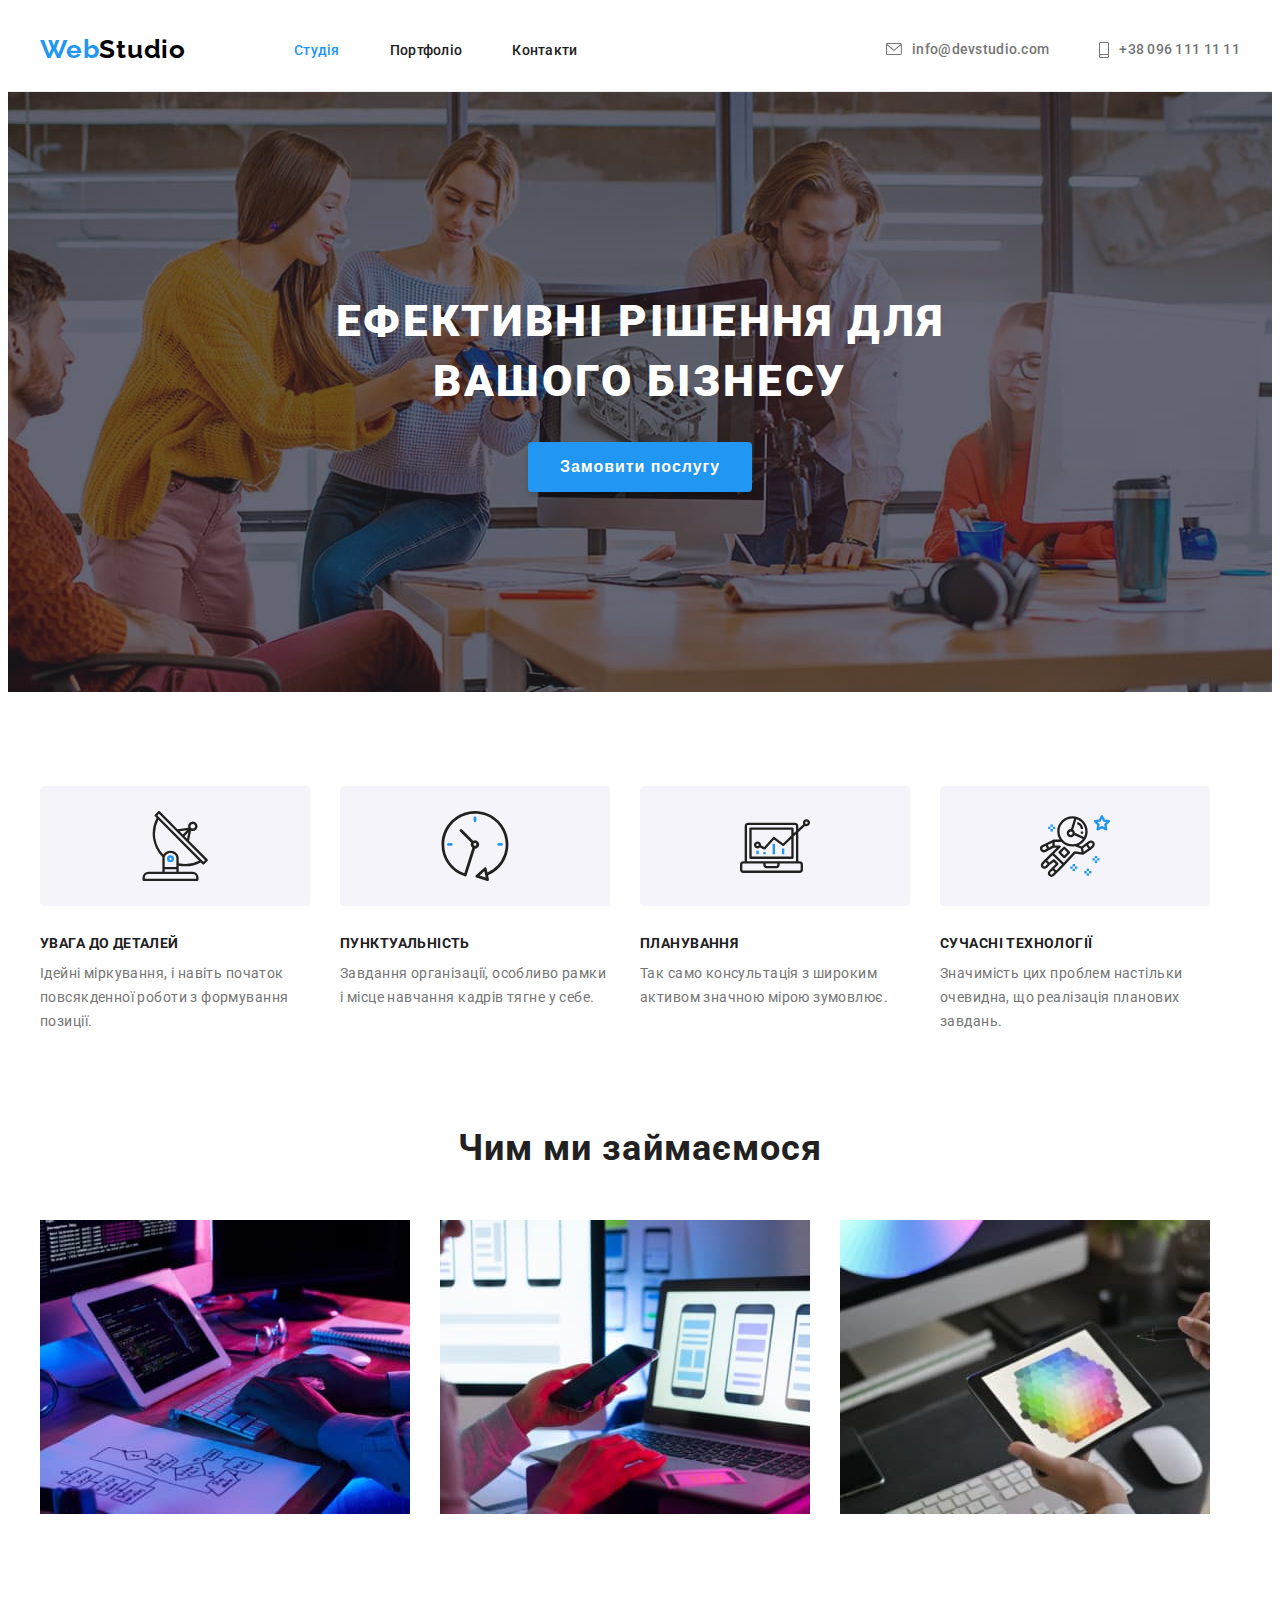
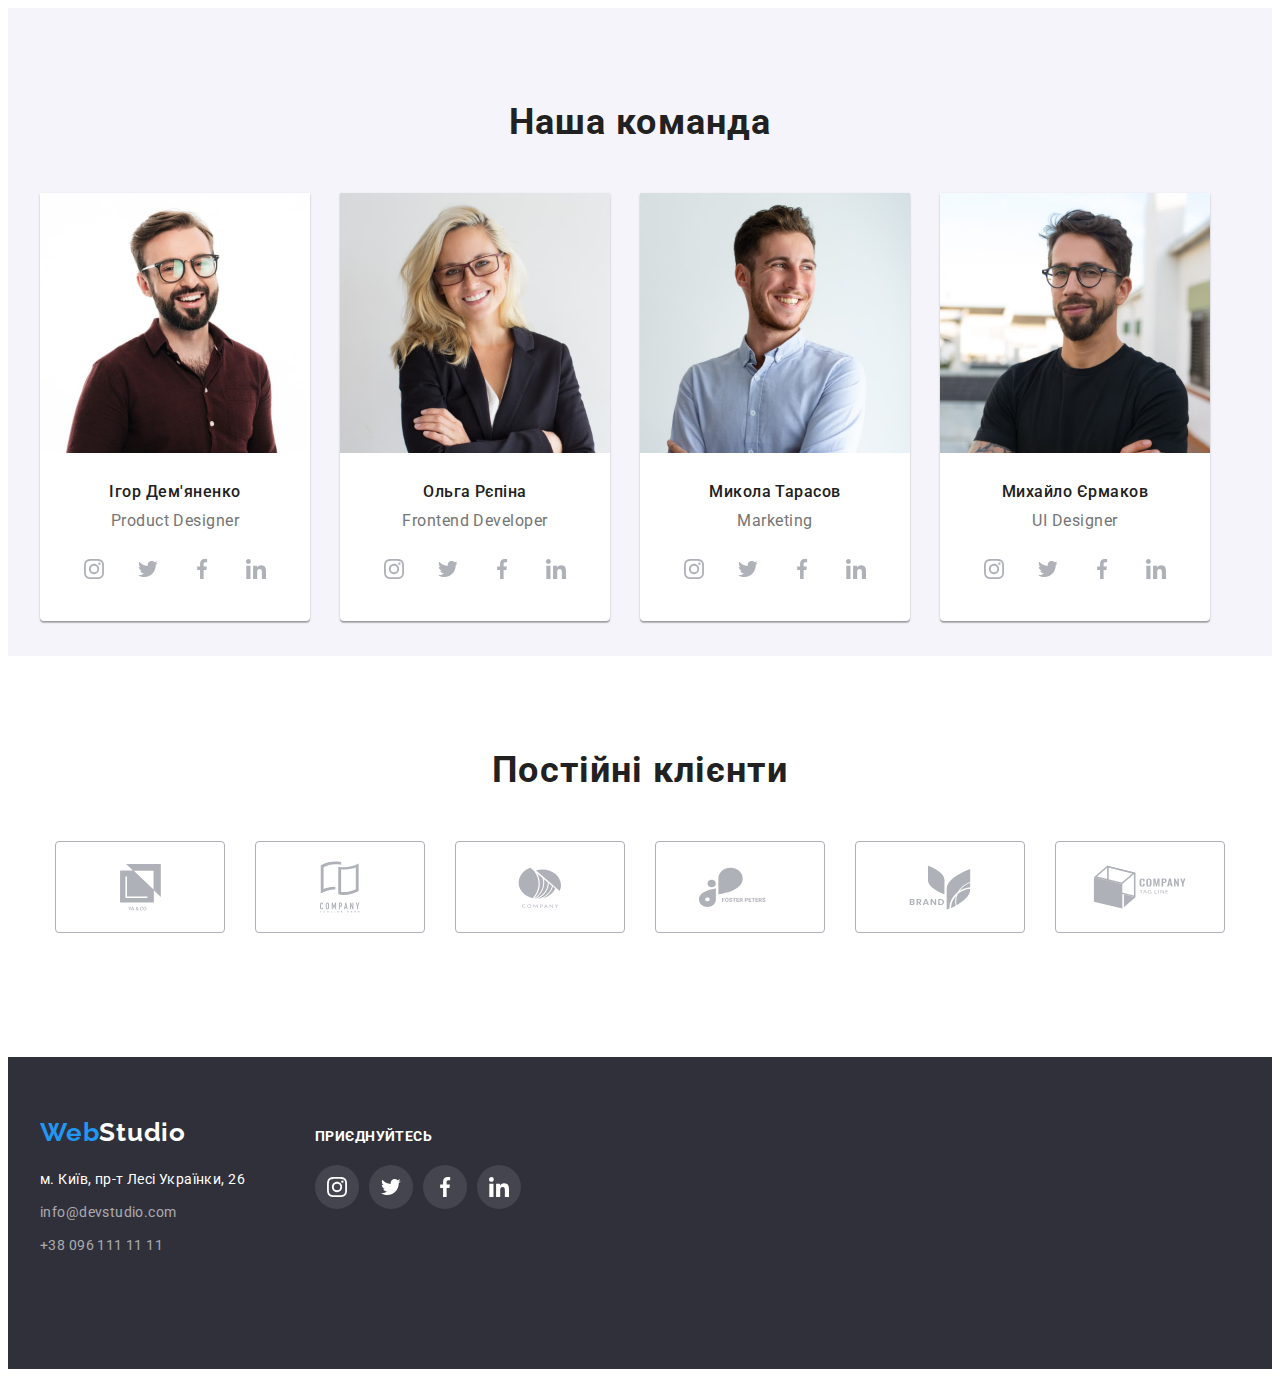
<file: index.html>
<!DOCTYPE html>
<html lang="en">
<head>
    <meta charset="UTF-8">
    <meta http-equiv="X-UA-Compatible" content="IE=edge">
    <meta name="viewport" content="width=device-width, initial-scale=1.0">
    <link rel="stylesheet" href="https://cdnjs.cloudflare.com/ajax/libs/modern-normalize/1.1.0/modern-normalize.min.css" integrity="sha512-wpPYUAdjBVSE4KJnH1VR1HeZfpl1ub8YT/NKx4PuQ5NmX2tKuGu6U/JRp5y+Y8XG2tV+wKQpNHVUX03MfMFn9Q==" crossorigin="anonymous" referrerpolicy="no-referrer" />
    <link rel="preconnect" href="https://fonts.googleapis.com">
    <link rel="preconnect" href="https://fonts.gstatic.com" crossorigin>
    <link href="https://fonts.googleapis.com/css2?family=Raleway:wght@700&family=Roboto:wght@400;500;700;900&display=swap" rel="stylesheet">
    <link href="./style/style.css" rel="stylesheet"/>
    <title>Веб-студія</title>
</head>
<body>
    <header class="header">
    <div class="header-container container">
            <div class="header-logo"><a class="logo link" href="index.html"><span class="web">Web</span>Studio</a></div>
        <nav class="navigator-menu">
            <div class="container"><ul class="navigator-list list">
            <li class="navigator-item"><a class="navigator-link link active" href="index.html">Студія</a></li>
            <li class="navigator-item"><a class="navigator-link link" href="portfolio.html">Портфоліо</a></li>
            <li class="navigator-item"><a class="navigator-link link" href="">Контакти</a></li>
        </ul></div>
        </nav>
        <ul class="header-contacts-list list">
            <li class="header-contacts-item">
                <a class="header-contacts-link link" href="mailto:info@devstudio.com">
                    <svg class="header-contacts-icon" width="16" height="12">
                        <use href="./images/icons.svg#icon-envelope"></use>
                    </svg>
                    info@devstudio.com</a></li>
            <li class="header-contacts-item">
                <a class="header-contacts-link link" href="tel:+380961111111">
                    <svg class="header-contacts-icon" width="10" height="16">
                        <use href="./images/icons.svg#icon-smartphone"></use>
                    </svg>
                    +38 096 111 11 11</a></li>
        </ul>
    </div>
    </header>
    <main>
        <section class="hero container">
            <div class="hero-container container"><h1 class="hero-title">Ефективні рішення для вашого бізнесу</h1>
            <button class="hero-btn" type="button">Замовити послугу</button>
        </div>
        </section>
        <section class="character section">    
        <div class="character-container container"><h2 class="visually-hidden">Про нас</h2>
            <ul class="character-list list">
                <li class="character-item"><div class="outside-bg">
                    <div class="inside-bg">
                        <svg class="icon-character" width="70" height="70">
                            <use href="./images/icons.svg#icon-character-1"></use>
                        </svg>
                    </div>
                </div>
                    <h3 class="character-title">Увага до деталей</h3>
                    <p class="character-text">Ідейні міркування, і навіть початок повсякденної роботи з формування позиції.</p>
                </li>
                <li><div class="outside-bg">
                    <div class="inside-bg">
                        <svg class="icon-character" width="70" height="70">
                            <use href="./images/icons.svg#icon-character-2"></use>
                        </svg>
                    </div>
                </div>
                    <h3 class="character-title">Пунктуальність</h3>
                    <p class="character-text">Завдання організації, особливо рамки і місце навчання кадрів тягне у себе.</p>
                </li>
                <li><div class="outside-bg">
                    <div class="inside-bg">
                        <svg class="icon-character" width="70" height="70">
                            <use href="./images/icons.svg#icon-character-3"></use>
                        </svg>
                    </div>
                </div>
                    <h3 class="character-title">Планування</h3>
                    <p class="character-text">Так само консультація з широким активом значною мірою зумовлює.</p>
                </li>
                <li><div class="outside-bg">
                    <div class="inside-bg">
                        <svg class="icon-character" width="70" height="70">
                            <use href="./images/icons.svg#icon-character-4"></use>
                        </svg>
                    </div>
                </div>
                    <h3 class="character-title">Сучасні технології</h3>
                    <p class="character-text">Значимість цих проблем настільки очевидна, що реалізація планових завдань.</p>
                </li>
            </ul></div>
        </section>
        <section class="work section">
            <div class="container"><h2 class="work-title">Чим ми займаємося</h2>
            <ul class="work-list list">
                <li class="work-item"><img src="./images/main/work/box-1.jpg" alt="work" width="370" height="294"></li>
                <li class="work-item"><img src="./images/main/work/box-2.jpg" alt="work" width="370" height="294"></li>
                <li class="work-item"><img src="./images/main/work/box-3.jpg" alt="work" width="370" height="294"></li>
            </ul></div>
        </section>
        <section class="team section">
            <div class="container"><h2 class="team-title-h2">Наша команда</h2>
            <ul class="team-list list">
                <li class="team-item">
                    <img src="./images/main/team/team-1.jpg" alt="team" width="270" height="260">
                    <h3 class="team-title">Ігор Дем'яненко</h3>
                    <p class="team-text">Product Designer</p>
                    <ul class="team-soc-list list">
                        <li class="team-soc-item">
                            <a href="" class="team-soc-link link" target="_blank" rel="noopener noreferrer">
                                <svg class="soc-link-icon"  width="20" height="20">
                                    <use href="./images/icons.svg#icon-instagram"></use>
                                </svg>
                            </a></li>
                        <li class="team-soc-item">
                            <a href="" class="team-soc-link link" target="_blank" rel="noopener noreferrer">
                                <svg class="soc-link-icon" width="20" height="20">
                                    <use href="./images/icons.svg#icon-twitter"></use>
                                </svg>
                            </a></li>
                        <li class="team-soc-item">
                            <a href="" class="team-soc-link link" target="_blank" rel="noopener noreferrer">
                                <svg class="soc-link-icon"  width="20" height="20">
                                    <use href="./images/icons.svg#icon-facebook"></use>
                                </svg>
                            </a></li>
                        <li class="team-soc-item">
                            <a href="" class="team-soc-link link" target="_blank" rel="noopener noreferrer">
                                <svg class="soc-link-icon" width="20" height="20">
                                    <use href="./images/icons.svg#icon-linkedin"></use>
                                </svg>
                            </a></li>
                    </ul>
                </li>
                <li class="team-item">
                    <img src="./images/main/team/team-2.jpg" alt="team" width="270" height="260">
                    <h3 class="team-title">Ольга Рєпіна</h3>
                    <p class="team-text">Frontend Developer</p>
                    <ul class="team-soc-list list">
                        <li class="team-soc-item">
                            <a href="" class="team-soc-link link" target="_blank" rel="noopener noreferrer">
                                <svg class="soc-link-icon"  width="20" height="20">
                                    <use href="./images/icons.svg#icon-instagram"></use>
                                </svg>
                            </a></li>
                        <li class="team-soc-item">
                            <a href="" class="team-soc-link link" target="_blank" rel="noopener noreferrer">
                                <svg class="soc-link-icon" width="20" height="20">
                                    <use href="./images/icons.svg#icon-twitter"></use>
                                </svg>
                            </a></li>
                        <li class="team-soc-item">
                            <a href="" class="team-soc-link link" target="_blank" rel="noopener noreferrer">
                                <svg class="soc-link-icon"  width="20" height="20">
                                    <use href="./images/icons.svg#icon-facebook"></use>
                                </svg>
                            </a></li>
                        <li class="team-soc-item">
                            <a href="" class="team-soc-link link" target="_blank" rel="noopener noreferrer">
                                <svg class="soc-link-icon" width="20" height="20">
                                    <use href="./images/icons.svg#icon-linkedin"></use>
                                </svg>
                            </a></li>
                    </ul>
                </li>
                <li class="team-item">
                    <img src="./images/main/team/team-3.jpg" alt="team" width="270" height="260">
                    <h3 class="team-title">Микола Тарасов</h3>
                    <p class="team-text">Marketing</p>
                    <ul class="team-soc-list list">
                        <li class="team-soc-item">
                            <a href="" class="team-soc-link link" target="_blank" rel="noopener noreferrer">
                                <svg class="soc-link-icon"  width="20" height="20">
                                    <use href="./images/icons.svg#icon-instagram"></use>
                                </svg>
                            </a></li>
                        <li class="team-soc-item">
                            <a href="" class="team-soc-link link" target="_blank" rel="noopener noreferrer">
                                <svg class="soc-link-icon" width="20" height="20">
                                    <use href="./images/icons.svg#icon-twitter"></use>
                                </svg>
                            </a></li>
                        <li class="team-soc-item">
                            <a href="" class="team-soc-link link" target="_blank" rel="noopener noreferrer">
                                <svg class="soc-link-icon"  width="20" height="20">
                                    <use href="./images/icons.svg#icon-facebook"></use>
                                </svg>
                            </a></li>
                        <li class="team-soc-item">
                            <a href="" class="team-soc-link link" target="_blank" rel="noopener noreferrer">
                                <svg class="soc-link-icon" width="20" height="20">
                                    <use href="./images/icons.svg#icon-linkedin"></use>
                                </svg>
                            </a></li>
                    </ul>
                </li>
                <li class="team-item">
                    <img src="./images/main/team/team-4.jpg" alt="team" width="270" height="260">
                    <h3 class="team-title">Михайло Єрмаков</h3>
                    <p class="team-text">UI Designer</p>
                    <ul class="team-soc-list list">
                        <li class="team-soc-item">
                            <a href="" class="team-soc-link link" target="_blank" rel="noopener noreferrer">
                                <svg class="soc-link-icon"  width="20" height="20">
                                    <use href="./images/icons.svg#icon-instagram"></use>
                                </svg>
                            </a></li>
                        <li class="team-soc-item">
                            <a href="" class="team-soc-link link" target="_blank" rel="noopener noreferrer">
                                <svg class="soc-link-icon" width="20" height="20">
                                    <use href="./images/icons.svg#icon-twitter"></use>
                                </svg>
                            </a></li>
                        <li class="team-soc-item">
                            <a href="" class="team-soc-link link" target="_blank" rel="noopener noreferrer">
                                <svg class="soc-link-icon"  width="20" height="20">
                                    <use href="./images/icons.svg#icon-facebook"></use>
                                </svg>
                            </a></li>
                        <li class="team-soc-item">
                            <a href="" class="team-soc-link link" target="_blank" rel="noopener noreferrer">
                                <svg class="soc-link-icon" width="20" height="20">
                                    <use href="./images/icons.svg#icon-linkedin"></use>
                                </svg>
                            </a></li>
                    </ul>
                </li>
            </ul></div>
        </section>
        <section class="constant-clients section">
            <div class="container"><h2 class="constant-clients-title">Постійні клієнти</h2>
                <ul class="clients-list list">
                    <li class="clients-logo-item"><a href="" class="clients-link link" target="_blank" rel="noopener noreferrer">
                        <svg class="logo-link-icon" width="41" height="46.7">
                            <use href="./images/icons.svg#icon-client-1"></use>
                        </svg>
                    </a></li>
                    <li class="clients-logo-item"><a href="" class="clients-link link" target="_blank" rel="noopener noreferrer">
                        <svg class="logo-link-icon" width="40" height="52">
                            <use href="./images/icons.svg#icon-client-2"></use>
                        </svg>
                    </a></li>
                    <li class="clients-logo-item"><a href="" class="clients-link link" target="_blank" rel="noopener noreferrer">
                        <svg class="logo-link-icon" width="43.46" height="41.18">
                            <use href="./images/icons.svg#icon-client-3"></use>
                        </svg>
                    </a></li>
                    <li class="clients-logo-item"><a href="" class="clients-link link" target="_blank" rel="noopener noreferrer">
                        <svg class="logo-link-icon" width="84.44" height="40.62">
                            <use href="./images/icons.svg#icon-client-4"></use>
                        </svg>
                    </a></li>
                    <li class="clients-logo-item"><a href="" class="clients-link link" target="_blank" rel="noopener noreferrer">
                        <svg class="logo-link-icon" width="62.54" height="45.43">
                            <use href="./images/icons.svg#icon-client-5"></use>
                        </svg>
                    </a></li>
                    <li class="clients-logo-item"><a href="" class="clients-link link" target="_blank" rel="noopener noreferrer">
                        <svg class="logo-link-icon" width="93.79" height="43.93">
                            <use href="./images/icons.svg#icon-client-6"></use>
                        </svg>
                    </a></li>
                </ul>
        </div>
            </section>
    </main>
    <footer class="footer">
        <div class="footer-container container">
            <div>
            <div class="footer-logo"><a class="logo link" href="index.html"><span class="web">Web</span><span class="studio">Studio</span></a></div>
        <adress>
            <ul class="footer-contacts-list list">
                <li class="footer-adress-item"><a class="footer-adress-link link" href="https://goo.gl/maps/XNjeUNWpdiMwEfmY7" target="_blank" rel="noreferrer noopener">м. Київ, пр-т Лесі Українки, 26</a></li>
                <li class="footer-contacts-item"><a class="footer-contacts-link link" href="mailto:info@devstudio.com">info@devstudio.com</a></li>
                <li class="footer-contacts-item"><a class="footer-contacts-link link" href="tel:+380961111111">+38 096 111 11 11</a></li>
            </ul>
        </adress></div>
        <div class="footer-soc-menu">
            <h3 class="footer-soc-menu-title">приєднуйтесь</h3>
            <ul class="footer-soc-list list">
                <li class="footer-soc-item">
                    <a href="" class="footer-soc-link link" target="_blank" rel="noopener noreferrer">
                        <svg class="footer-link-icon"  width="20" height="20">
                            <use href="./images/icons.svg#icon-instagram"></use>
                        </svg>
                    </a></li>
                <li class="footer-soc-item">
                    <a href="" class="footer-soc-link link" target="_blank" rel="noopener noreferrer">
                        <svg class="footer-link-icon" width="20" height="20">
                            <use href="./images/icons.svg#icon-twitter"></use>
                        </svg>
                    </a></li>
                <li class="footer-soc-item">
                    <a href="" class="footer-soc-link link" target="_blank" rel="noopener noreferrer">
                        <svg class="footer-link-icon"  width="20" height="20">
                            <use href="./images/icons.svg#icon-facebook"></use>
                        </svg>
                    </a></li>
                <li class="footer-soc-item">
                    <a href="" class="footer-soc-link link" target="_blank" rel="noopener noreferrer">
                        <svg class="footer-link-icon" width="20" height="20">
                            <use href="./images/icons.svg#icon-linkedin"></use>
                        </svg>
                    </a></li>
            </ul></div>
    </div>
    </footer>
</body>
</html>
</file>
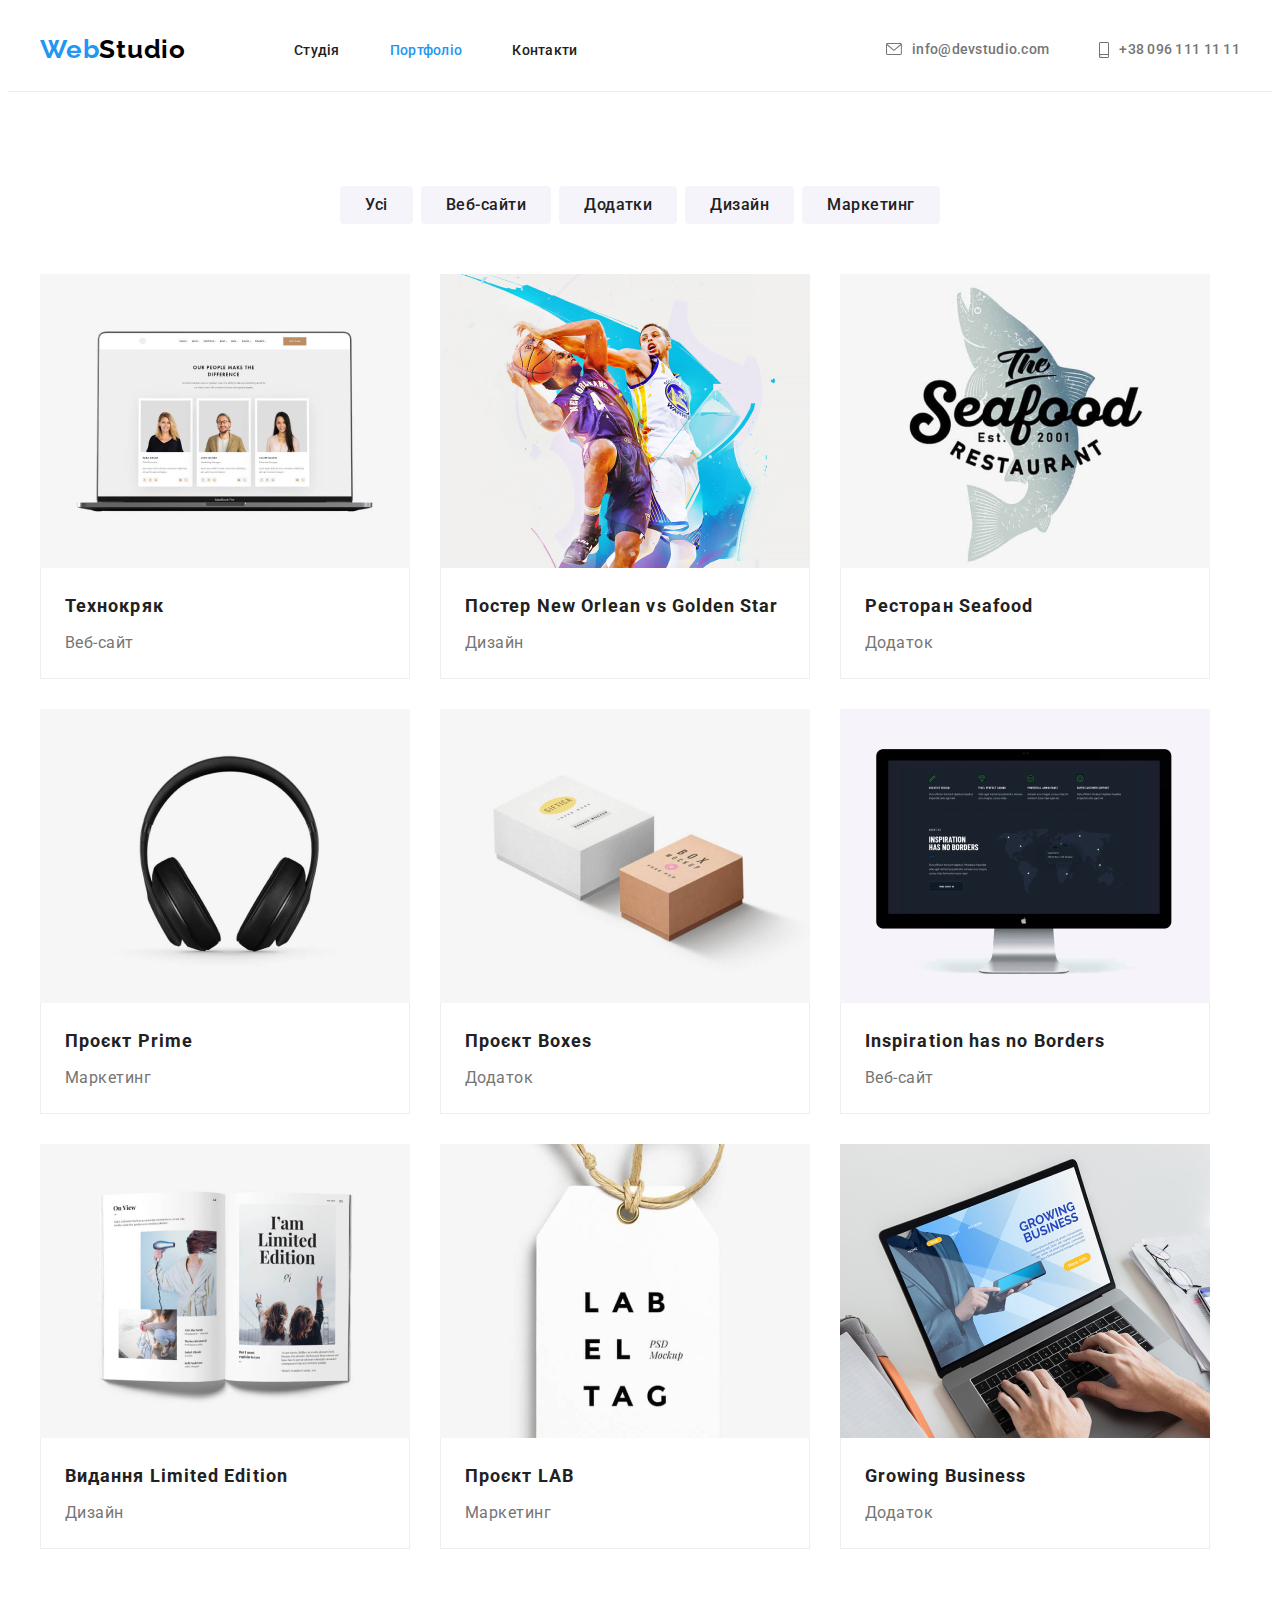
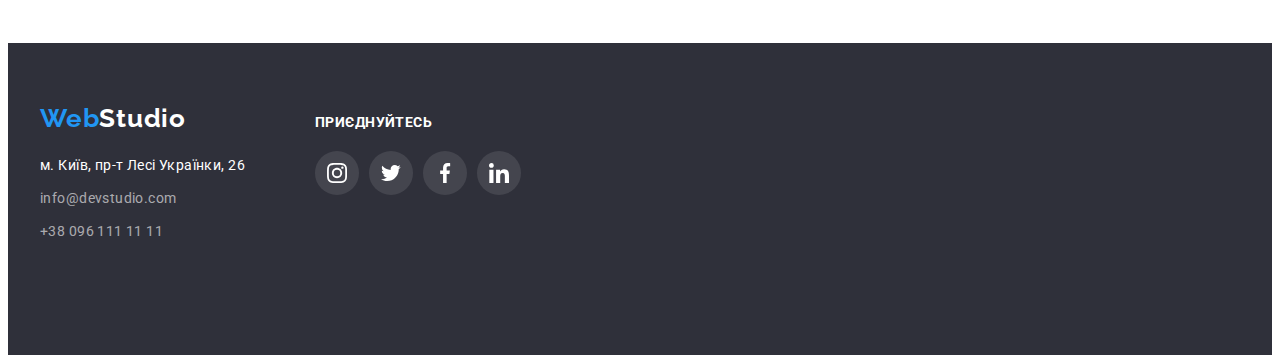
<file: portfolio.html>
<!DOCTYPE html>
<html lang="en">
<head>
    <meta charset="UTF-8">
    <meta http-equiv="X-UA-Compatible" content="IE=edge">
    <meta name="viewport" content="width=device-width, initial-scale=1.0">
    <link rel="stylesheet" href="https://cdnjs.cloudflare.com/ajax/libs/modern-normalize/1.1.0/modern-normalize.min.css" integrity="sha512-wpPYUAdjBVSE4KJnH1VR1HeZfpl1ub8YT/NKx4PuQ5NmX2tKuGu6U/JRp5y+Y8XG2tV+wKQpNHVUX03MfMFn9Q==" crossorigin="anonymous" referrerpolicy="no-referrer" />
    <link rel="preconnect" href="https://fonts.googleapis.com">
    <link rel="preconnect" href="https://fonts.gstatic.com" crossorigin>
    <link href="https://fonts.googleapis.com/css2?family=Raleway:wght@700&family=Roboto:wght@400;500;700;900&display=swap" rel="stylesheet">
    <link href="./style/style.css" rel="stylesheet"/>
    <title>Портфоліо</title>
</head>
<body>
    <header class="header">
        <div class="header-container container">
                <div class="header-logo"><a class="logo link" href="index.html"><span class="web">Web</span>Studio</a></div>
            <nav class="navigator-menu">
                <div class="container"><ul class="navigator-list list">
                <li class="navigator-item"><a class="navigator-link link" href="index.html">Студія</a></li>
                <li class="navigator-item"><a class="navigator-link link active" href="portfolio.html">Портфоліо</a></li>
                <li class="navigator-item"><a class="navigator-link link" href="">Контакти</a></li>
            </ul></div>
            </nav>
            <ul class="header-contacts-list list">
                <li class="header-contacts-item">
                    <a class="header-contacts-link link" href="mailto:info@devstudio.com">
                        <svg class="header-contacts-icon" width="16" height="12">
                            <use href="./images/icons.svg#icon-envelope"></use>
                        </svg>
                        info@devstudio.com</a></li>
                <li class="header-contacts-item">
                    <a class="header-contacts-link link" href="tel:+380961111111">
                        <svg class="header-contacts-icon" width="10" height="16">
                            <use href="./images/icons.svg#icon-smartphone"></use>
                        </svg>
                        +38 096 111 11 11</a></li>
            </ul>
        </div>
        </header>
    <main>
        <section class="example-work section">
            <h2 class="visually-hidden">Приклади робіт</h2>
                <div class="container">
                <div><ul class="menu-btn-list list">
                <li class="btn-item"><button class="btn-btn" type="button">Усі</button></li>
                <li class="btn-item"><button class="btn-btn" type="button">Веб-сайти</button></li>
                <li class="btn-item"><button class="btn-btn" type="button">Додатки</button></li>
                <li class="btn-item"><button class="btn-btn" type="button">Дизайн</button></li>
                <li class="btn-item"><button class="btn-btn" type="button">Маркетинг</button></li>
            </ul></div>
                <div>                    
                <ul class="example-list list">
                <li class="example-item">
                    <img src="./images/portfolio/example-work/work-1.jpg" alt="example-work" width="370" height="294">
                    <div class="example-title-text"><h3 class="example-title">Технокряк</h3>
                    <p class="example-text">Веб-сайт</p></div>
                </li>
                <li class="example-item">
                    <img src="./images/portfolio/example-work/work-2.jpg" alt="example-work" width="370" height="294">
                    <div class="example-title-text"><h3 class="example-title">Постер New Orlean vs Golden Star</h3>
                    <p class="example-text">Дизайн</p></div>
                </li>
                <li class="example-item">
                    <img src="./images/portfolio/example-work/work-3.jpg" alt="example-work" width="370" height="294">
                    <div class="example-title-text"><h3 class="example-title">Ресторан Seafood</h3>
                    <p class="example-text">Додаток</p></div>
                </li>
                <li class="example-item">
                    <img src="./images/portfolio/example-work/work-4.jpg" alt="example-work" width="370" height="294">
                    <div class="example-title-text"><h3 class="example-title">Проєкт Prime</h3>
                    <p class="example-text">Маркетинг</p></div>
                </li>
                <li class="example-item">
                    <img src="./images/portfolio/example-work/work-5.jpg" alt="example-work" width="370" height="294">
                    <div class="example-title-text"><h3 class="example-title">Проєкт Boxes</h3>
                    <p class="example-text">Додаток</p></div>
                </li>
                <li class="example-item">
                    <img src="./images/portfolio/example-work/work-6.jpg" alt="example-work" width="370" height="294">
                    <div class="example-title-text"><h3 class="example-title">Inspiration has no Borders</h3>
                    <p class="example-text">Веб-сайт</p></div>
                </li>
                <li class="example-item">
                    <img src="./images/portfolio/example-work/work-7.jpg" alt="example-work" width="370" height="294">
                    <div class="example-title-text"><h3 class="example-title">Видання Limited Edition</h3>
                    <p class="example-text">Дизайн</p></div>
                </li>
                <li class="example-item">
                    <img src="./images/portfolio/example-work/work-8.jpg" alt="example-work" width="370" height="294">
                    <div class="example-title-text"><h3 class="example-title">Проєкт LAB</h3>
                    <p class="example-text">Маркетинг</p></div>
                </li>
                <li class="example-item">
                    <img src="./images/portfolio/example-work/work-9.jpg" alt="example-work" width="370" height="294">
                    <div class="example-title-text"><h3 class="example-title">Growing Business</h3>
                    <p class="example-text">Додаток</p></div>
                </li>
            </ul>
            </div>
        </section>
    </main>
    <footer class="footer">
        <div class="footer-container container">
            <div>
            <div class="footer-logo"><a class="logo link" href="index.html"><span class="web">Web</span><span class="studio">Studio</span></a></div>
        <adress>
            <ul class="footer-contacts-list list">
                <li class="footer-adress-item"><a class="footer-adress-link link" href="https://goo.gl/maps/XNjeUNWpdiMwEfmY7" target="_blank" rel="noreferrer noopener">м. Київ, пр-т Лесі Українки, 26</a></li>
                <li class="footer-contacts-item"><a class="footer-contacts-link link" href="mailto:info@devstudio.com">info@devstudio.com</a></li>
                <li class="footer-contacts-item"><a class="footer-contacts-link link" href="tel:+380961111111">+38 096 111 11 11</a></li>
            </ul>
        </adress></div>
        <div class="footer-soc-menu">
            <h3 class="footer-soc-menu-title">приєднуйтесь</h3>
            <ul class="footer-soc-list list">
                <li class="footer-soc-item">
                    <a href="" class="footer-soc-link link" target="_blank" rel="noopener noreferrer">
                        <svg class="footer-link-icon"  width="20" height="20">
                            <use href="./images/icons.svg#icon-instagram"></use>
                        </svg>
                    </a></li>
                <li class="footer-soc-item">
                    <a href="" class="footer-soc-link link" target="_blank" rel="noopener noreferrer">
                        <svg class="footer-link-icon" width="20" height="20">
                            <use href="./images/icons.svg#icon-twitter"></use>
                        </svg>
                    </a></li>
                <li class="footer-soc-item">
                    <a href="" class="footer-soc-link link" target="_blank" rel="noopener noreferrer">
                        <svg class="footer-link-icon"  width="20" height="20">
                            <use href="./images/icons.svg#icon-facebook"></use>
                        </svg>
                    </a></li>
                <li class="footer-soc-item">
                    <a href="" class="footer-soc-link link" target="_blank" rel="noopener noreferrer">
                        <svg class="footer-link-icon" width="20" height="20">
                            <use href="./images/icons.svg#icon-linkedin"></use>
                        </svg>
                    </a></li>
            </ul></div>
    </div>
    </footer>
</body>
</html>
</file>
<file: style/style.css>
body {
    font-family: 'Roboto', sans-serif;
    color: black;
}
html {
    box-sizing: border-box;
}
h1,
h2,
h3,
p {
    margin:0;
}
ul {
    margin: 0;
    padding-left: 0;
}
img {
    display: block;
}
button {
    cursor: pointer;
}
.link {
    text-decoration: none;
}
.list {
    list-style: none;
}
.visually-hidden {
    position: absolute;
    white-space: nowrap;
    width: 1px;
    height: 1px;
    overflow: hidden;
    border: 0;
    padding: 0;
    clip: rect(0 0 0 0);
    clip-path: inset(50%);
    margin: -1px;
  }
.container {
    width: 100%;
max-width: 1230px;
margin-left: auto;
margin-right: auto;
padding-left: 15px;
padding-right: 15px;
}
.section {
    padding-top: 94px;
    padding-bottom: 94px;
}
:root {
    --brand-color: #2196F3;
    --background-color: #2F303A;
    --text-color: #757575;
}
*,
*::before,
*::after {
    box-sizing: inherit;
}
/* header */
.logo {
    font-family: 'Raleway';
font-weight: 700;
font-size: 26px;
line-height: 1.19;
letter-spacing: 0.03em;
color: black;
}
.web {
color: var(--brand-color);
}
.header {
    border-bottom: 1px solid #ECECEC;
}
.header-logo {
    padding-top: 24px;
    padding-bottom: 25px;
    margin-right: 93px;
}
.header-container {
    display: flex;
    align-items: center;
}
.navigator-list {
    display: flex;
    gap: 50px;
    padding: 32px 0;
}
.header-contacts-list {
    display: flex;
    gap: 50px;
    padding: 32px 0;
    justify-content: flex-end;
    margin-left: auto;
}
.navigator-link {
    font-weight: 500;
font-size: 14px;
line-height: 1.14;
letter-spacing: 0.02em;
color: #212121;
}
.header-contacts-link {
    display: flex;
    text-decoration: none;
    font-weight: 500;
font-size: 14px;
line-height: 1.14;
letter-spacing: 0.02em;
color: var(--text-color);
}
.header-contacts-icon {         
    margin-right: 10px;
    fill: #757575;
    align-self: center;
}
.navigator-link:hover,
.navigator-link:focus {
    color: var(--brand-color);
}
.header-contacts-link:hover,
.header-contacts-link:focus {
    color: var(--brand-color)
}
.header-contacts-link:hover .header-contacts-icon,
.header-contacts-link:focus .header-contacts-icon {
fill: var(--brand-color);
}
.active {
    color: var(--brand-color)
}
/* hero */
.hero {
    background-color: var(--background-color);
    background-image: linear-gradient(rgba(47, 48, 58, 0.4), rgba(47, 48, 58, 0.4)),
    url(../images/bg-hero.jpg);
    background-repeat: no-repeat;
    background-position: center;
    background-size: cover;
    max-width: 1600px;
}
.hero-container {
    display: flex;
    flex-direction: column;
    justify-content: center;
    align-items: center;
    height: 600px;
}
.hero-title {
    max-width: 696px;
    font-weight: 900;
font-size: 44px;
line-height: 1.36;
text-align: center;
letter-spacing: 0.06em;
text-transform: uppercase;
color: #FFFFFF;
margin-bottom: 30px;
}
.hero-btn {
    background: var(--brand-color);
box-shadow: 0px 4px 4px rgba(0, 0, 0, 0.15);
border-radius: 4px;
border: 0;
cursor: pointer;
font-weight: 700;
font-size: 16px;
line-height: 1.87;
align-items: center;
text-align: center;
letter-spacing: 0.06em;
color: #FFFFFF;
padding: 10px 32px;
min-width: 216px;
}
/* character */
.character-list {
    display: flex;
    gap: 30px;
}
.character-title {
    font-weight: 700;
font-size: 14px;
line-height: 1.14;
letter-spacing: 0.03em;
text-transform: uppercase;
color: #212121;
margin-bottom: 10px;
}
.character-text {
    font-size: 14px;
line-height: 1.71;
letter-spacing: 0.03em;
color: var(--text-color);
width: 270px;
}
.inside-bg {
    background: #F5F4FA;
border-radius: 4px;
width: 270px;
height: 120px;
margin-bottom: 30px;
display: flex;
align-items: center;
justify-content: center;
}
/* work */
.work {
    padding-top: 0;
}
.work-list {
    display: flex;
    gap: 30px;
}
.work-title {
    font-weight: 700;
font-size: 36px;
line-height: 1.16;
text-align: center;
letter-spacing: 0.03em;
color: #212121;
margin-bottom: 50px;
}
/* team */
.team {
    background-color: #F5F4FA;
    height: 648px;
}
.team-list {
    display: flex;
}
.team-item {
    background: #FFFFFF;
box-shadow: 0px 1px 3px rgba(0, 0, 0, 0.12), 0px 1px 1px rgba(0, 0, 0, 0.14), 0px 2px 1px rgba(0, 0, 0, 0.2);
border-radius: 0px 0px 4px 4px;
}
.team-item:nth-child(1n+1) {
    margin-right: 30px;
}
.team-title-h2 {
    font-weight: 700;
font-size: 36px;
line-height: 1.16;
text-align: center;
letter-spacing: 0.03em;
color: #212121;
margin-bottom: 50px;
}
.team-title {
    font-weight: 500;
font-size: 16px;
line-height: 1.18;
text-align: center;
letter-spacing: 0.03em;
color: #212121;
padding-top: 30px;
margin-bottom: 10px;
}
.team-text {
    font-size: 16px;
line-height: 1.18;
text-align: center;
letter-spacing: 0.03em;
color: var(--text-color);
margin-bottom: 16px;
}
.team-soc-list {
    display: flex;
    justify-content: center;
    gap: 10px;
    padding-bottom: 30px;
}
.team-soc-link {
    width: 44px;
    height: 44px;
    background-color: #FFFFFF;
    border-radius: 50%;
    display: flex;
    align-items: center;
    justify-content: center;
}
.soc-link-icon {
    fill: #afb1b8;
}
.team-soc-link:hover,
.team-soc-link:focus {
    background-color: var(--brand-color);
}
.team-soc-link:hover .soc-link-icon,
.team-soc-link:focus .soc-link-icon {
    fill: #FFFFFF;
}
/* partfolio btn */
.menu-btn-list {
    display: flex;
    justify-content: center;
    gap: 8px;
    margin-bottom: 50px;
}
.btn-btn {
font-family: 'Roboto';
font-style: normal;
font-weight: 500;
font-size: 16px;
line-height: 1.62;
text-align: center;
letter-spacing: 0.03em;
color: #212121;
}
.btn-btn {
    background: #F5F4FA;
    border-radius: 4px;
    border: 0;
    padding: 6px 25px;
}
.menu-btn-list .btn-btn:hover,
.menu-btn-list .btn-btn:focus {
    color: white;
    background-color: var(--brand-color);
}
/* portfolio */
.example-item:hover {
box-shadow: 0px 1px 1px rgba(0, 0, 0, 0.12), 0px 4px 4px rgba(0, 0, 0, 0.06), 1px 4px 6px rgba(0, 0, 0, 0.16);
}
.example-list {
    display: flex;
    flex-wrap: wrap;
    gap: 30px;
}
.example-title-text {
    background: #FFFFFF;
    border: 1px solid #EEEEEE;
    border-top: 0;
    padding: 20px 24px;
}
.example-title {
    font-weight: 700;
font-size: 18px;
line-height: 2;
letter-spacing: 0.06em;
color: #212121;
margin-bottom: 4px;
}
.example-text {
    font-size: 16px;
line-height: 1.88;
letter-spacing: 0.03em;
color: var(--text-color);
}
/* constant-clients */
.constant-clients-title {
    font-weight: 700;
font-size: 36px;
line-height: 1.16;
text-align: center;
letter-spacing: 0.03em;
color: #212121;
margin-bottom: 50px;
}
.clients-list {
    display: flex;
    justify-content: center;
    gap: 30px;
    padding-bottom: 30px;
}
.clients-link {
    width: 170px;
    height: 92px;
    background-color: #FFFFFF;
    border-radius: 100%;
    border: 1px solid #AFB1B8;
    border-radius: 4px;
    display: flex;
    align-items: center;
    justify-content: center;
}
.logo-link-icon {
    fill: #afb1b8;
}
.clients-link:hover,
.clients-link:focus {
    border-color: var(--brand-color);
}
.clients-link:hover .logo-link-icon,
.clients-link:focus .logo-link-icon {
    fill: var(--brand-color);
}
/* footer */
.footer {
    background-color: var(--background-color);
    padding-top: 60px;
}
.footer-container {
    height: 252px;
}
.studio {
    color: #FFFFFF;
}
.footer-logo {
margin-bottom: 20px;
}
.footer-adress-item {
    margin-bottom: 9px;
}
.footer-adress-link {
    font-size: 14px;
line-height: 1.71;
letter-spacing: 0.03em;
color: #FFFFFF;
}
.footer-contacts-item:not(:last-child) {
    margin-bottom: 9px;
}
.footer-contacts-link {
font-size: 14px;
line-height: 1.71;
letter-spacing: 0.03em;
color: rgba(255, 255, 255, 0.6);

}
.footer-contacts-link:hover,
.footer-contacts-link:focus {
    color: var(--brand-color);
}
/* footer soc menu */
.footer-container {
    display: flex;
    align-items: baseline;
}
.footer-soc-list {
    display: flex;
    justify-content: center;
    gap: 10px;
    margin-left: 70px;
}
.footer-soc-menu-title {
    font-weight: 700;
font-size: 14px;
line-height: 1.14;
letter-spacing: 0.03em;
text-transform: uppercase;
color: #FFFFFF;
margin-bottom: 20px;
margin-left: 70px;
}
.footer-soc-link {
    width: 44px;
    height: 44px;
    background-color: rgba(255, 255, 255, 0.1);
    border-radius: 50%;
    display: flex;
    align-items: center;
    justify-content: center;
}
.footer-link-icon {
    fill: #FFFFFF;
}
.footer-soc-link:hover,
.footer-soc-link:focus {
    background-color: var(--brand-color);
}
.footer-soc-link:hover .soc-link-icon,
.footer-soc-link:focus .soc-link-icon {
    fill: #FFFFFF;
}
</file>
